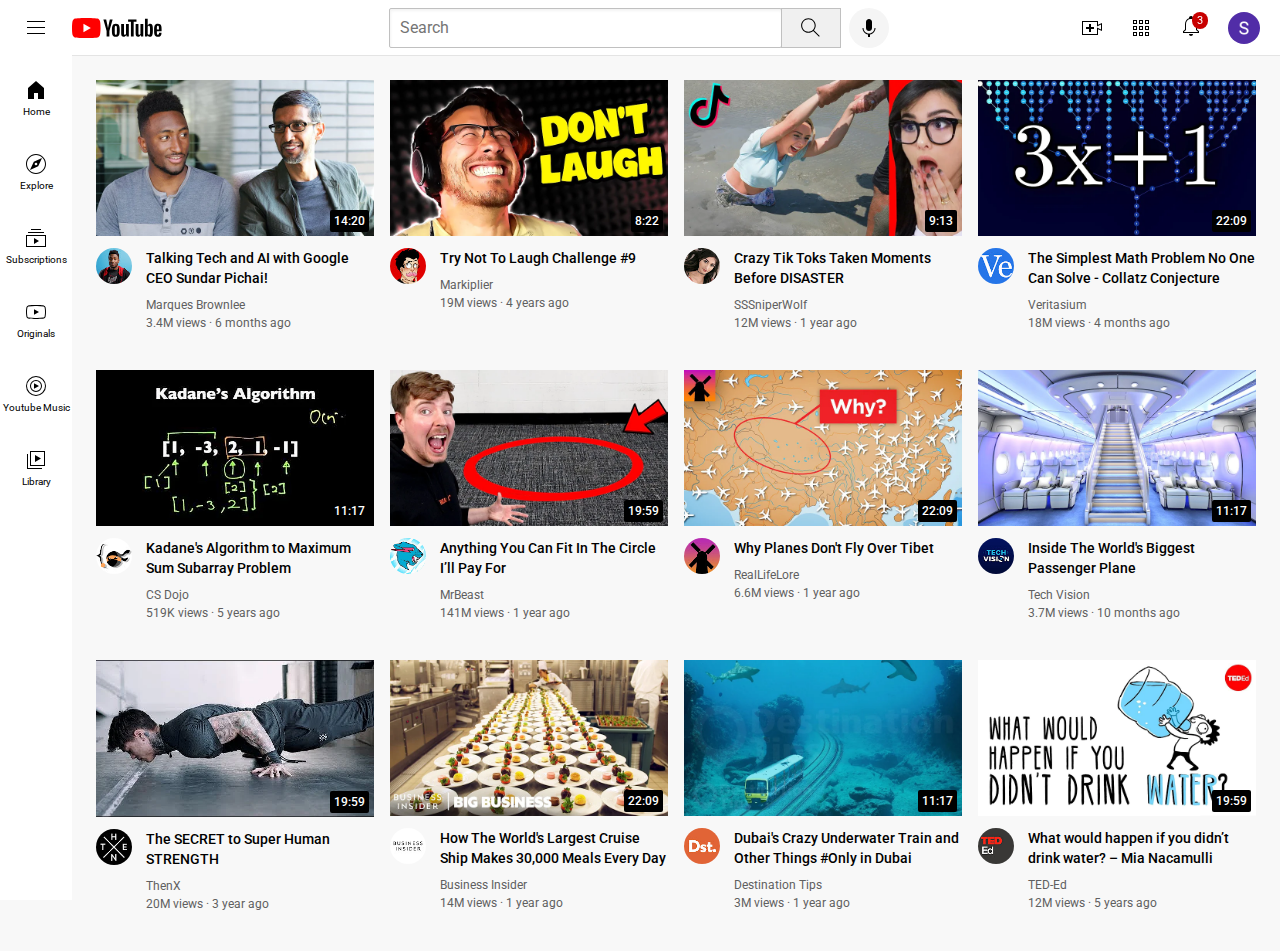
<file: index.html>
<!DOCTYPE html>
<html>
  <head>
    <title>YouTube.com Clone</title>
    <link rel="stylesheet" href="styles/video.css">
    <link rel="stylesheet" href="styles/general.css">
    <link rel="stylesheet" href="styles/header.css">
    <link rel="stylesheet" href="styles/sidebar.css">

    <link rel="preconnect" href="https://fonts.googleapis.com">
    <link rel="preconnect" href="https://fonts.gstatic.com" crossorigin>
    <link href="https://fonts.googleapis.com/css2?family=Roboto:wght@400;500;700&display=swap" rel="stylesheet">
  </head>
  <body>
    <header class="header">
      <div class="left-section">
        <img class="hamburger-menu" src="icons/hamburger-menu.svg">
        <img class="youtube-logo"   src="icons/youtube-logo.svg">
      </div>
      <div class="middle-section">
        <input class="search-bar" type="text" placeholder="Search">
        <button class="search-button">
           <img class="search-icon" src="icons/search.svg">
           <div class="tool-tip">Search</div>
        </button>
        <button class="voice-search-button">
            <img class="voice-search-icon" src="icons/voice-search-icon.svg">
            <div class="tool-tip">Search with your voice</div>
        </button>
      </div>
      <div class="right-section">
        <div class="upload-icon-container">
          <img class="upload-icon" src="icons/upload.svg">
          <div class="tool-tip">Create</div>
        </div>
        <div class="youtube-apps-container">
          <img class="youtube-apps-icon" src="icons/youtube-apps.svg">
          <div class="tool-tip">YouTube apps</div>
        </div>
        <div class="notifications-icon-container">
          <img class="notifications-icon" src="icons/notifications.svg">
          <div class="notifications-count">3</div>
        </div>
        <img class="current-user-picture" src="channel-pictures/my-channel.jpeg">
      </div>
    </header>

    <nav class="side-bar">
      <div class="sidebar-link"> 
        <img src="icons/home.svg"> 
        <div>Home</div>
      </div>
      <div class="sidebar-link"> 
        <img src="icons/explore.svg"> 
        <div>Explore</div>
      </div>
      <div class="sidebar-link"> 
        <img src="icons/subscriptions.svg">
         <div>Subscriptions</div></div>
      <div class="sidebar-link"> 
        <img src="icons/originals.svg"> 
        <div>Originals</div> </div>
      <div class="sidebar-link"> 
        <img src="icons/youtube-music.svg"> 
        <div>Youtube Music</div> </div>
      <div class="sidebar-link"> 
        <img src="icons/library.svg"> 
        <div>Library</div> </div>
    </nav>

    <main>
      <section class="video-grid">
        <div class="video-preview">
          <div class="thumbnail-row">
            <a href="https://www.youtube.com/watch?v=n2RNcPRtAiY"><img class="thumbnail" src="thumbnails/thumbnail-1.webp"> </a>
            <div class="video-time">14:20</div>
          </div>
          <div class="video-info-grid">
            <div class="channel-picture">
            <a href="https://www.youtube.com/c/mkbhd"> <img class="profile-picture" src="channel-pictures/channel-1.jpeg"></a>
            </div>
            <div class="video-info">
              <p class="video-title">
                Talking Tech and AI with Google CEO Sundar Pichai!
              </p>
              <p class="video-author">
                Marques Brownlee
              </p>
              <p class="video-stats">
                3.4M views &#183; 6 months ago
              </p>
            </div>
          </div>
        </div>

        <div class="video-preview">
          <div class="thumbnail-row">
            <a href="https://www.youtube.com/watch?v=mP0RAo9SKZk"> <img class="thumbnail" src="thumbnails/thumbnail-2.webp"></a>
            <div class="video-time">8:22</div>
          </div>
          <div class="video-info-grid">
            <div class="channel-picture">
            <a href="https://www.youtube.com/c/markiplier"><img class="profile-picture" src="channel-pictures/channel-2.jpeg"></a>
            </div>
            <div class="video-info">
              <p class="video-title">
                Try Not To Laugh Challenge #9
              </p>
              <p class="video-author">
                Markiplier
              </p>
              <p class="video-stats">
                19M views &#183; 4 years ago
              </p>
            </div>
          </div>
        </div>

        <div class="video-preview">
          <div class="thumbnail-row">
            <a href="https://www.youtube.com/watch?v=FgjPQQeTh1w"><img class="thumbnail" src="thumbnails/thumbnail-3.webp"></a>
            <div class="video-time">9:13</div>
          </div>
          <div class="video-info-grid">
            <div class="channel-picture">
              <a href="https://www.youtube.com/user/SSSniperWolf"><img class="profile-picture" src="channel-pictures/channel-3.jpeg"></a>
            </div>
            <div class="video-info">
              <p class="video-title">
                Crazy Tik Toks Taken Moments Before DISASTER
              </p>
              <p class="video-author">
                SSSniperWolf
              </p>
              <p class="video-stats">
                12M views &#183; 1 year ago
              </p>
            </div>
          </div>
        </div>

        <div class="video-preview">
          <div class="thumbnail-row">
          <a href="https://www.youtube.com/watch?v=094y1Z2wpJg"> <img class="thumbnail" src="thumbnails/thumbnail-4.webp"></a>
            <div class="video-time">22:09</div>
          </div>
          <div class="video-info-grid">
            <div class="channel-picture">
              <a href="https://www.youtube.com/c/veritasium"><img class="profile-picture" src="channel-pictures/channel-4.jpeg"></a>
            </div>
            <div class="video-info">
              <p class="video-title">
                The Simplest Math Problem No One Can Solve - Collatz Conjecture
              </p>
              <p class="video-author">
                Veritasium
              </p>
              <p class="video-stats">
                18M views &#183; 4 months ago
              </p>
            </div>
          </div>
        </div>

        <div class="video-preview">
          <div class="thumbnail-row">
            <a href="https://www.youtube.com/watch?v=86CQq3pKSUw"><img class="thumbnail" src="thumbnails/thumbnail-5.webp"></a>
            <div class="video-time">11:17</div>
          </div>
          <div class="video-info-grid">
            <div class="channel-picture">
              <a href="https://www.youtube.com/c/CSDojo"><img class="profile-picture" src="channel-pictures/channel-5.jpeg"></a>
            </div>
            <div class="video-info">
              <p class="video-title">
                Kadane's Algorithm to Maximum Sum Subarray Problem
              </p>
              <p class="video-author">
                CS Dojo
              </p>
              <p class="video-stats">
                519K views &#183; 5 years ago
              </p>
            </div>
          </div>
        </div>

        <div class="video-preview">
          <div class="thumbnail-row">
            <a href="https://www.youtube.com/watch?v=yXWw0_UfSFg"><img class="thumbnail" src="thumbnails/thumbnail-6.webp"></a>
            <div class="video-time">19:59</div>
          </div>
          <div class="video-info-grid">
            <div class="channel-picture">
              <a href="https://www.youtube.com/channel/UCX6OQ3DkcsbYNE6H8uQQuVA"><img class="profile-picture" src="channel-pictures/channel-6.jpeg"></a>
            </div>
            <div class="video-info">
              <p class="video-title">
                Anything You Can Fit In The Circle I’ll Pay For
              </p>
              <p class="video-author">
                MrBeast
              </p>
              <p class="video-stats">
                141M views &#183; 1 year ago
              </p>
            </div>
          </div>
        </div>


          <div class="video-preview">
            <div class="thumbnail-row">
            <a href="https://www.youtube.com/watch?v=fNVa1qMbF9Y"> <img class="thumbnail" src="thumbnails/thumbnail-7.webp"></a>
            <div class="video-time">22:09</div>
          </div>
          <div class="video-info-grid">
            <div class="channel-picture">
              <a href="https://www.youtube.com/channel/UCP5tjEmvPItGyLhmjdwP7Ww"><img class="profile-picture" src="channel-pictures/channel-7.jpeg"></a>
            </div>
            <div class="video-info">
              <p class="video-title">
                Why Planes Don't Fly Over Tibet
              </p>
              <p class="video-author">
                RealLifeLore
              </p>
              <p class="video-stats">
                6.6M views &#183; 1 year ago
              </p>
            </div>
          </div>
        </div>

        <div class="video-preview">
          <div class="thumbnail-row">
            <a href="https://www.youtube.com/watch?v=lFm4EM1juls"><img class="thumbnail" src="thumbnails/thumbnail-8.webp"></a>
            <div class="video-time">11:17</div>
          </div>
          <div class="video-info-grid">
            <div class="channel-picture">
              <a href="https://www.youtube.com/channel/UCHAK6CyegY22Zj2GWrcaIxg"><img class="profile-picture" src="channel-pictures/channel-8.jpeg"></a>
            </div>
            <div class="video-info">
              <p class="video-title">
                Inside The World's Biggest Passenger Plane
              </p>
              <p class="video-author">
                Tech Vision
              </p>
              <p class="video-stats">
                3.7M views &#183; 10 months ago
              </p>
            </div>
          </div>
        </div>

        <div class="video-preview">
          <div class="thumbnail-row">
            <a href="https://www.youtube.com/watch?v=ixmxOlcrlUc"><img class="thumbnail" src="thumbnails/thumbnail-9.webp"></a>
            <div class="video-time">19:59</div>
          </div>
          <div class="video-info-grid">
            <div class="channel-picture">
              <a href="https://www.youtube.com/c/OFFICIALTHENXSTUDIOS"><img class="profile-picture" src="channel-pictures/channel-9.jpeg"></a>
            </div>
            <div class="video-info">
              <p class="video-title">
                The SECRET to Super Human STRENGTH
              </p>
              <p class="video-author">
                ThenX
              </p>
              <p class="video-stats">
                20M views &#183; 3 year ago
              </p>
            </div>
          </div>
        </div>

                <div class="video-preview">
          <div class="thumbnail-row">
            <a href="https://www.youtube.com/watch?v=R2vXbFp5C9o"> <img class="thumbnail" src="thumbnails/thumbnail-10.webp"></a>
            <div class="video-time">22:09</div>
          </div>
          <div class="video-info-grid">
            <div class="channel-picture">
              <a href="https://www.youtube.com/user/businessinsider"><img class="profile-picture" src="channel-pictures/channel-10.jpeg"></a>
            </div>
            <div class="video-info">
              <p class="video-title">
                How The World's Largest Cruise Ship Makes 30,000 Meals Every Day
              </p>
              <p class="video-author">
                Business Insider
              </p>
              <p class="video-stats">
                14M views &#183; 1 year ago
              </p>
            </div>
          </div>
        </div>

        <div class="video-preview">
          <div class="thumbnail-row">
            <a href="https://www.youtube.com/watch?v=0nZuYyXET3s"><img class="thumbnail" src="thumbnails/thumbnail-11.webp"></a>
            <div class="video-time">11:17</div>
          </div>
          <div class="video-info-grid">
            <div class="channel-picture">
              <a href="https://www.youtube.com/c/Destinationtips"><img class="profile-picture" src="channel-pictures/channel-11.jpeg"></a>
            </div>
            <div class="video-info">
              <p class="video-title">
                Dubai's Crazy Underwater Train and Other Things &#35;Only in Dubai
              </p>
              <p class="video-author">
                Destination Tips
              </p>
              <p class="video-stats">
                3M views &#183; 1 year ago
              </p>
            </div>
          </div>
        </div>

        <div class="video-preview">
          <div class="thumbnail-row">
            <a href="https://www.youtube.com/watch?v=9iMGFqMmUFs"><img class="thumbnail" src="thumbnails/thumbnail-12.webp"></a>
            <div class="video-time">19:59</div>
          </div>
          <div class="video-info-grid">
            <div class="channel-picture">
              <a href="https://www.youtube.com/teded"><img class="profile-picture" src="channel-pictures/channel-12.jpeg"></a>
            </div>
            <div class="video-info">
              <p class="video-title">
                What would happen if you didn’t drink water&#63; &ndash; Mia Nacamulli
              </p>
              <p class="video-author">
                TED&#8208;Ed
              </p>
              <p class="video-stats">
                12M views &#183; 5 years ago
              </p>
            </div>
          </div>
        </div>
      </section>
    </main>
  </body>
</html>
</file>
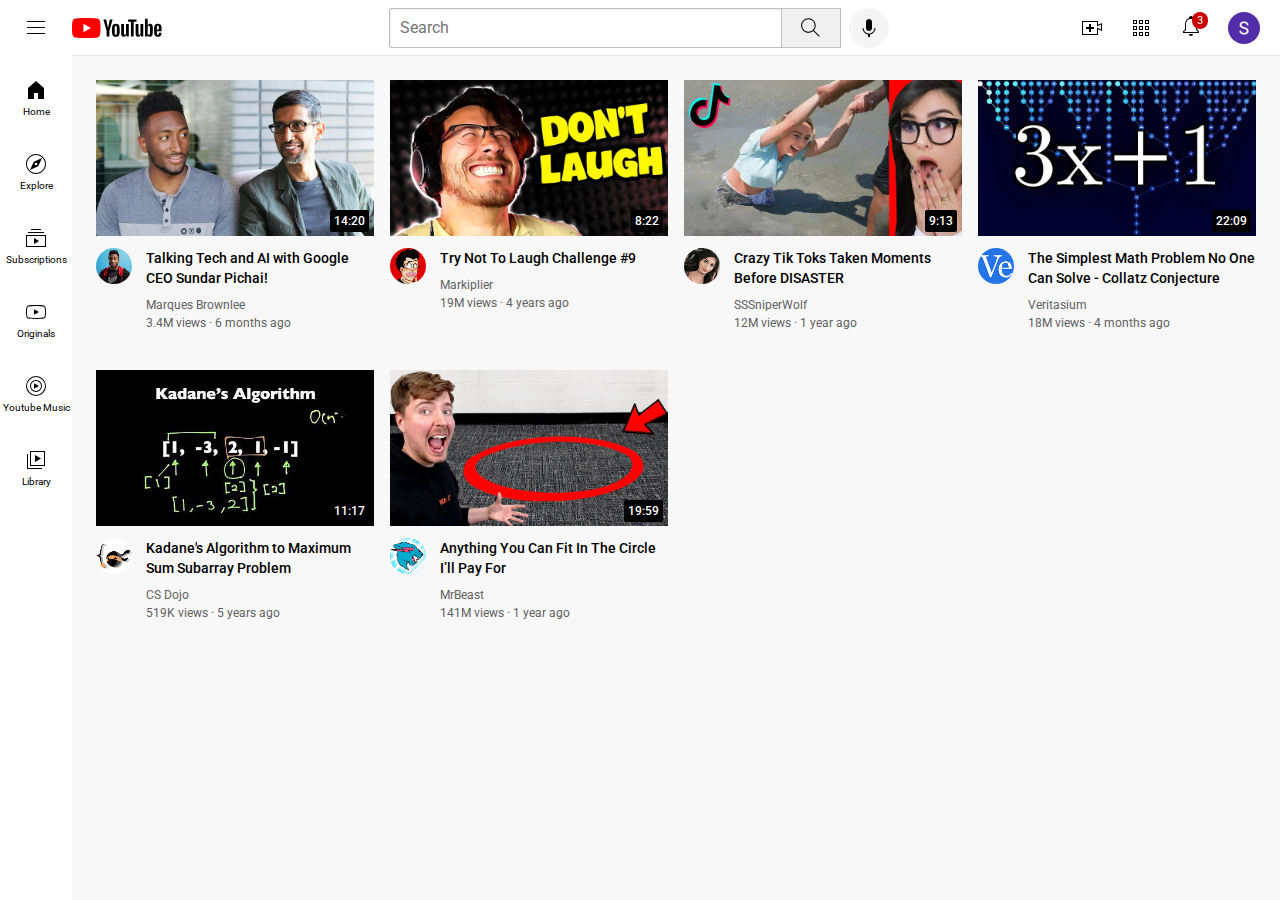
<file: youtube.html>
<!DOCTYPE html>
<html>
  <head>
    <title>YouTube.com Clone</title>
    <link rel="stylesheet" href="styles/video.css">
    <link rel="stylesheet" href="styles/general.css">
    <link rel="stylesheet" href="styles/header.css">
    <link rel="stylesheet" href="styles/sidebar.css">

    <link rel="preconnect" href="https://fonts.googleapis.com">
    <link rel="preconnect" href="https://fonts.gstatic.com" crossorigin>
    <link href="https://fonts.googleapis.com/css2?family=Roboto:wght@400;500;700&display=swap" rel="stylesheet">
  </head>
  <body>
    <header class="header">
      <div class="left-section">
        <img class="hamburger-menu" src="icons/hamburger-menu.svg">
        <img class="youtube-logo"   src="icons/youtube-logo.svg">
      </div>
      <div class="middle-section">
        <input class="search-bar" type="text" placeholder="Search">
        <button class="search-button">
           <img class="search-icon" src="icons/search.svg">
           <div class="tool-tip">Search</div>
        </button>
        <button class="voice-search-button">
            <img class="voice-search-icon" src="icons/voice-search-icon.svg">
            <div class="tool-tip">Search with your voice</div>
        </button>
      </div>
      <div class="right-section">
        <div class="upload-icon-container">
          <img class="upload-icon" src="icons/upload.svg">
          <div class="tool-tip">Create</div>
        </div>
        <div class="youtube-apps-container">
          <img class="youtube-apps-icon" src="icons/youtube-apps.svg">
          <div class="tool-tip">YouTube apps</div>
        </div>
        <div class="notifications-icon-container">
          <img class="notifications-icon" src="icons/notifications.svg">
          <div class="notifications-count">3</div>
        </div>
        <img class="current-user-picture" src="channel-pictures/my-channel.jpeg">
      </div>
    </header>

    <nav class="side-bar">
      <div class="sidebar-link"> 
        <img src="icons/home.svg"> 
        <div>Home</div>
      </div>
      <div class="sidebar-link"> 
        <img src="icons/explore.svg"> 
        <div>Explore</div>
      </div>
      <div class="sidebar-link"> 
        <img src="icons/subscriptions.svg">
         <div>Subscriptions</div></div>
      <div class="sidebar-link"> 
        <img src="icons/originals.svg"> 
        <div>Originals</div> </div>
      <div class="sidebar-link"> 
        <img src="icons/youtube-music.svg"> 
        <div>Youtube Music</div> </div>
      <div class="sidebar-link"> 
        <img src="icons/library.svg"> 
        <div>Library</div> </div>
    </nav>

    <main>
      <section class="video-grid">
        <div class="video-preview">
          <div class="thumbnail-row">
            <a href="https://www.youtube.com/watch?v=n2RNcPRtAiY"><img class="thumbnail" src="thumbnails/thumbnail-1.webp"> </a>
            <div class="video-time">14:20</div>
          </div>
          <div class="video-info-grid">
            <div class="channel-picture">
            <a href="https://www.youtube.com/c/mkbhd"> <img class="profile-picture" src="channel-pictures/channel-1.jpeg"></a>
            </div>
            <div class="video-info">
              <p class="video-title">
                Talking Tech and AI with Google CEO Sundar Pichai!
              </p>
              <p class="video-author">
                Marques Brownlee
              </p>
              <p class="video-stats">
                3.4M views &#183; 6 months ago
              </p>
            </div>
          </div>
        </div>

        <div class="video-preview">
          <div class="thumbnail-row">
            <a href="https://www.youtube.com/watch?v=mP0RAo9SKZk"> <img class="thumbnail" src="thumbnails/thumbnail-2.webp"></a>
            <div class="video-time">8:22</div>
          </div>
          <div class="video-info-grid">
            <div class="channel-picture">
            <a href="https://www.youtube.com/c/markiplier"><img class="profile-picture" src="channel-pictures/channel-2.jpeg"></a>
            </div>
            <div class="video-info">
              <p class="video-title">
                Try Not To Laugh Challenge #9
              </p>
              <p class="video-author">
                Markiplier
              </p>
              <p class="video-stats">
                19M views &#183; 4 years ago
              </p>
            </div>
          </div>
        </div>

        <div class="video-preview">
          <div class="thumbnail-row">
            <a href="https://www.youtube.com/watch?v=FgjPQQeTh1w"><img class="thumbnail" src="thumbnails/thumbnail-3.webp"></a>
            <div class="video-time">9:13</div>
          </div>
          <div class="video-info-grid">
            <div class="channel-picture">
              <a href="https://www.youtube.com/user/SSSniperWolf"><img class="profile-picture" src="channel-pictures/channel-3.jpeg"></a>
            </div>
            <div class="video-info">
              <p class="video-title">
                Crazy Tik Toks Taken Moments Before DISASTER
              </p>
              <p class="video-author">
                SSSniperWolf
              </p>
              <p class="video-stats">
                12M views &#183; 1 year ago
              </p>
            </div>
          </div>
        </div>

        <div class="video-preview">
          <div class="thumbnail-row">
          <a href="https://www.youtube.com/watch?v=094y1Z2wpJg"> <img class="thumbnail" src="thumbnails/thumbnail-4.webp"></a>
            <div class="video-time">22:09</div>
          </div>
          <div class="video-info-grid">
            <div class="channel-picture">
              <a href="https://www.youtube.com/c/veritasium"><img class="profile-picture" src="channel-pictures/channel-4.jpeg"></a>
            </div>
            <div class="video-info">
              <p class="video-title">
                The Simplest Math Problem No One Can Solve - Collatz Conjecture
              </p>
              <p class="video-author">
                Veritasium
              </p>
              <p class="video-stats">
                18M views &#183; 4 months ago
              </p>
            </div>
          </div>
        </div>

        <div class="video-preview">
          <div class="thumbnail-row">
            <a href="https://www.youtube.com/watch?v=86CQq3pKSUw"><img class="thumbnail" src="thumbnails/thumbnail-5.webp"></a>
            <div class="video-time">11:17</div>
          </div>
          <div class="video-info-grid">
            <div class="channel-picture">
              <a href="https://www.youtube.com/c/CSDojo"><img class="profile-picture" src="channel-pictures/channel-5.jpeg"></a>
            </div>
            <div class="video-info">
              <p class="video-title">
                Kadane's Algorithm to Maximum Sum Subarray Problem
              </p>
              <p class="video-author">
                CS Dojo
              </p>
              <p class="video-stats">
                519K views &#183; 5 years ago
              </p>
            </div>
          </div>
        </div>

        <div class="video-preview">
          <div class="thumbnail-row">
            <a href="https://www.youtube.com/watch?v=yXWw0_UfSFg"><img class="thumbnail" src="thumbnails/thumbnail-6.webp"></a>
            <div class="video-time">19:59</div>
          </div>
          <div class="video-info-grid">
            <div class="channel-picture">
              <a href="https://www.youtube.com/channel/UCX6OQ3DkcsbYNE6H8uQQuVA"><img class="profile-picture" src="channel-pictures/channel-6.jpeg"></a>
            </div>
            <div class="video-info">
              <p class="video-title">
                Anything You Can Fit In The Circle I’ll Pay For
              </p>
              <p class="video-author">
                MrBeast
              </p>
              <p class="video-stats">
                141M views &#183; 1 year ago
              </p>
            </div>
          </div>
        </div>
      </section>
    </main>
   

    
  </body>
</html>
</file>
<file: styles/video.css>
.thumbnail {
        width: 100%;
      }

      .video-title {
        margin-top: 0;
        font-size: 14px;
        font-weight: 500;
        line-height: 20px;
        margin-bottom: 10px;
      }

      .video-info-grid {
        display: grid;
        grid-template-columns: 50px 1fr;
      }

      .profile-picture {
        width: 36px;
        border-radius: 50px;
      }

      .thumbnail-row {
        margin-bottom: 8px;
        position: relative;
      }

      .video-author,
      .video-stats {
        font-size: 12px;
        color: rgb(96, 96, 96);
      }

      .video-author {
        margin-bottom: 4px;
      }

      .video-grid {
        display: grid;
        grid-template-columns: 1fr 1fr 1fr;
        column-gap: 16px;
        row-gap: 40px;

      }

      @media (max-width: 750px){
        .video-grid{
          grid-template-columns: 1fr 1fr;

        }
      }


      @media (min-width: 751px) and (max-width:999px){
        .video-grid{
          grid-template-columns: 1fr 1fr 1fr;
        }
      }

      @media (min-width: 1000px){
        .video-grid{
          grid-template-columns: 1fr 1fr 1fr 1fr;
        }
      }

      



      .video-time{
        background-color: black;
        color: white;
        position: absolute;
        bottom: 8px;
        right: 5px;
        font-family: Roboto, Arial;
        font-size: 12px;
        font-weight: 500;
        padding: 4px;
        border-radius: 2px;

      }

      .notifications-icon-container{
        position: relative;
      }

      .notifications-count{
        position: absolute;
        top: -2px;
        right: -5px;
        background-color: rgb(200, 0, 0);
        color: white;
        font-family: Roboto, Arial;
        font-size: 11px;
        padding-left: 5px;
        padding-right: 5px;
        padding-top: 2px;
        padding-bottom: 2px;
        border-radius: 10px;
      }
</file>
<file: styles/general.css>
p {
        font-family: Roboto, Arial;
        margin-top: 0;
        margin-bottom: 0;
      }
body{
        margin: 0;
        padding-top: 80px;
        padding-left: 96px;
        padding-right: 24px;
        margin-bottom: 40px;
        background-color: rgb(248, 248, 248);
        font-family: Roboto, Arial;
}
</file>
<file: styles/header.css>
.header{
  height: 55px;
  display: flex;
  flex-direction: row;
  justify-content: space-between;
  position: fixed;
  top: 0;
  left: 0;
  right: 0;
  z-index: 100;
  background-color: white;
  border-bottom-width: 1px;
  border-bottom-style: solid;
  border-bottom-color: rgb(228, 228, 228);
}

.left-section{
  display: flex;
  align-items: center;
 
}

.hamburger-menu{
  height: 24px;
  margin-left: 24px;
  margin-right: 24px;
}

.youtube-logo{
  height: 20px;
}

.middle-section{
  flex: 1;
  margin-left: 70px;
  margin-right: 35px;
  max-width: 500px;
  display: flex;
  align-items: center;
}

.search-bar{
  flex: 1;
  height: 36px;
  padding-left: 10px;
  font-size: 16px;
  border: 1px solid rgb(192, 192, 192);
  border-radius: 2px;
  box-shadow: inset 1px 2px 3px rgba(0,0,0,0.05);
  width: 0;
}

.search-bar::placeholder{
  font-family: Roboto, Arial;
  font-size: 16px;
}

.search-icon{
  height: 25px;
  
}





.search-button{
  height: 40px;
  width: 60px;
  background-color: rgb(240, 240, 240);
  border-width: 1px;
  border-style: solid;
  border-color: rgb(192, 192, 192);
  margin-left: -1px;
  margin-right: 8px;
  position: relative;

}

.search-button,
.voice-search-button,
.upload-icon-container,
.youtube-apps-container
{
  position: relative;
  display: flex;
  justify-content: center;
  align-items: center;
}





.search-button .tool-tip,
.voice-search-button .tool-tip,
.upload-icon-container .tool-tip,
.youtube-apps-container .tool-tip
{
  position: absolute;
  background-color: gray;
  color: white;
  padding-top: 4px;
  padding-bottom: 4px;
  padding-left: 8px;
  padding-right: 8px;
  border-radius: 2px;
  font-size: 12px;
  bottom: -30px;
  opacity: 0;
  transition: opacity 0.15s;
  pointer-events: none;
  white-space: nowrap;
  font-family: Roboto, Arial;
}

.search-button:hover .tool-tip,
.voice-search-button:hover .tool-tip,
.upload-icon-container:hover .tool-tip,
.youtube-apps-container:hover .tool-tip
{
  opacity: 1;
}



.voice-search-button{
  height: 40px;
  width: 40px;
  border-radius: 20px;
  border: none;
  background-color: rgb(245, 245, 245);
}
.voice-search-icon{
  height: 24px;
  
  
}

.right-section{
  width: 180px;
  margin-right: 20px;
  display: flex;
  align-items: center;
  justify-content: space-between;
  flex-shrink: 0;
}

.upload-icon{
  height: 24px;
}

.youtube-apps-icon{
  height: 24px;
}

.notifications-icon{
  height: 24px;
}

.current-user-picture{
  height: 32px;
  border-radius: 16px;
}
</file>
<file: styles/sidebar.css>
.side-bar{
  position: fixed;
  left: 0px;
  bottom: 0px;
  top: 55px;
  background-color: white;
  width: 72px;
  z-index: 200;
  padding-top: 5px;
}

.sidebar-link{
  display: flex;
  height: 74px;
  justify-content: center;
  align-items: center;
  flex-direction: column;
  cursor: pointer;
 
}

.sidebar-link:hover{
  background-color: rgb(235, 235, 235);
}

.sidebar-link img{
  height: 24px;
  margin-bottom: 4px;
}

.sidebar-link div{
  font-family: Roboto, Arial;
  font-size: 10px;
  

}
</file>
